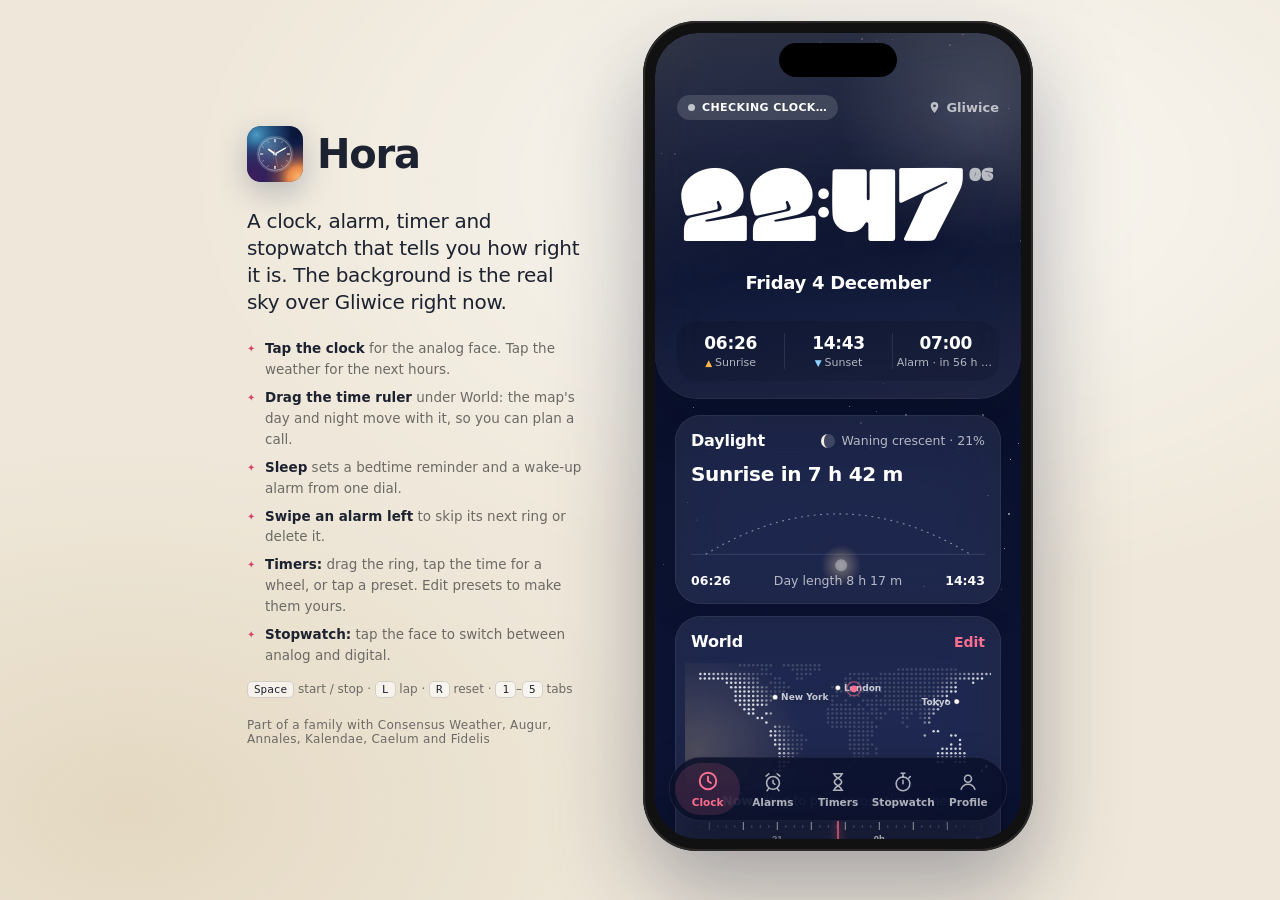
<file: index.html>
<!DOCTYPE html>
<html lang="en">
<head>
<meta charset="utf-8">
<meta name="viewport" content="width=device-width, initial-scale=1, viewport-fit=cover, user-scalable=no">
<title>Hora</title>
<meta name="description" content="A clock, alarm, timer and stopwatch that tells you how right it is.">
<meta name="theme-color" content="#0b1433">
<meta name="apple-mobile-web-app-capable" content="yes">
<meta name="mobile-web-app-capable" content="yes">
<meta name="apple-mobile-web-app-status-bar-style" content="black-translucent">
<meta name="apple-mobile-web-app-title" content="Hora">
<link rel="manifest" href="manifest.webmanifest">
<link rel="icon" href="icons/icon.svg" type="image/svg+xml">
<link rel="apple-touch-icon" href="icons/apple-touch-icon.png">
<link rel="stylesheet" href="style.css">
</head>
<body>
<aside class="side">
  <div class="brand"><img src="icons/icon.svg" alt=""><h1>Hora</h1></div>
  <p class="lede" data-t="A clock, alarm, timer and stopwatch that tells you how right it is. The background is the real sky over Gliwice right now.">A clock, alarm, timer and stopwatch that tells you how right it is. The background is the real sky over Gliwice right now.</p>
  <ul class="how">
    <li data-t-html="<b>Tap the clock</b> for the analog face. Tap the weather for the next hours."><b>Tap the clock</b> for the analog face. Tap the weather for the next hours.</li>
    <li data-t-html="<b>Drag the time ruler</b> under World: the map's day and night move with it, so you can plan a call."><b>Drag the time ruler</b> under World: the map's day and night move with it, so you can plan a call.</li>
    <li data-t-html="<b>Sleep</b> sets a bedtime reminder and a wake-up alarm from one dial."><b>Sleep</b> sets a bedtime reminder and a wake-up alarm from one dial.</li>
    <li data-t-html="<b>Swipe an alarm left</b> to skip its next ring or delete it."><b>Swipe an alarm left</b> to skip its next ring or delete it.</li>
    <li data-t-html="<b>Timers:</b> drag the ring, tap the time for a wheel, or tap a preset. Edit presets to make them yours."><b>Timers:</b> drag the ring, tap the time for a wheel, or tap a preset. Edit presets to make them yours.</li>
    <li data-t-html="<b>Stopwatch:</b> tap the face to switch between analog and digital."><b>Stopwatch:</b> tap the face to switch between analog and digital.</li>
  </ul>
  <p class="keys" data-t-html="<kbd>Space</kbd> start / stop · <kbd>L</kbd> lap · <kbd>R</kbd> reset · <kbd>1</kbd>–<kbd>5</kbd> tabs"><kbd>Space</kbd> start / stop · <kbd>L</kbd> lap · <kbd>R</kbd> reset · <kbd>1</kbd>–<kbd>5</kbd> tabs</p>
  <p class="fam" data-t="Part of a family with Consensus Weather, Augur, Annales, Kalendae, Caelum and Fidelis">Part of a family with Consensus Weather, Augur, Annales, Kalendae, Caelum and Fidelis</p>
</aside>

<div class="phone">
<div class="screen" id="screen">
  <div class="island" id="island">
    <div class="isl-c"><svg class="iring" viewBox="0 0 24 24"><circle class="bg" cx="12" cy="12" r="9"/><circle class="fgc" id="iArc" cx="12" cy="12" r="9" transform="rotate(-90 12 12)"/></svg><span class="itl" id="iL"></span><span class="itm" id="iT"></span></div>
    <div class="isl-x">
      <div class="xtop"><svg class="iring" viewBox="0 0 24 24"><circle class="bg" cx="12" cy="12" r="9"/><circle class="fgc" id="xArc" cx="12" cy="12" r="9" transform="rotate(-90 12 12)"/></svg>
        <div class="xmeta"><b id="xL">—</b><span id="xS">—</span></div><div class="xbig" id="xT">0:00</div></div>
      <div class="xbar"><i id="xP"></i></div>
      <div class="xbtns" id="xB"></div>
    </div>
  </div>
  <div class="stars" id="stars"></div>
  <div class="glow" id="glow"></div>
  <div class="veil"></div>

  <!-- Clock -->
  <section class="view show" id="vClock">
    <div class="hero" id="hero">
      <div class="htop"><span class="badge idle" id="sync"><i></i><span id="syncTxt" data-t="Checking clock…">Checking clock…</span></span><span class="hcity"><svg viewBox="0 0 24 24"><path d="M12 2a7 7 0 0 0-7 7c0 5.2 7 13 7 13s7-7.8 7-13a7 7 0 0 0-7-7zm0 9.5A2.5 2.5 0 1 1 12 6.5a2.5 2.5 0 0 1 0 5z"/></svg>Gliwice</span></div>
      <div class="face" id="face">
        <div class="digi" id="digi"></div>
        <svg id="analog" viewBox="0 0 240 240" aria-label="Analog clock" data-t-aria="Analog clock"></svg>
      </div>
      <div class="hdate" id="dateLine">—</div>
      <div class="wxrow"><button class="wx" id="wx" hidden></button></div>
      <div class="hgrid" id="hGrid"></div>
    </div>
    <div class="card" id="sunCard">
      <div class="card-h"><h3 data-t="Daylight">Daylight</h3><span class="cmeta" id="moonTxt"></span></div>
      <div class="sunbig" id="sunBig">—</div>
      <svg class="sunsvg" viewBox="0 0 320 86" id="sunSvg"></svg>
      <div class="sunrow"><span><b id="rise">—</b></span><span id="goldTxt"></span><span><b id="set">—</b></span></div>
    </div>
    <div class="card">
      <div class="card-h"><h3 data-t="World">World</h3><a id="editCities" data-t="Edit">Edit</a></div>
      <div class="map"><canvas id="mapC"></canvas></div>
      <div class="time">
        <div class="label"><b id="tLabel" data-t="Now">Now</b><span id="tDelta"></span><button class="chip" id="tNow" data-t="Back to now">Back to now</button></div>
        <div class="ruler" id="ruler"><canvas id="rulerC"></canvas></div>
      </div>
      <div id="world"></div>
    </div>
  </section>

  <!-- Alarms -->
  <section class="view" id="vAlarm">
    <div class="head">
      <div class="ttl" data-t="Alarms">Alarms</div>
      <div class="hbtns"><button class="ibtn acc" id="addAlarm" title="New alarm" data-t-title="New alarm"><svg viewBox="0 0 24 24"><path d="M12 5v14M5 12h14"/></svg></button></div>
    </div>
    <div class="anext" id="aNext"></div>
    <div class="card" id="sleepCard"></div>
    <div id="alarmList"></div>
    <div class="honest" id="webNote" data-native="<b>Alarms ring even when Hora is closed</b> or the phone is locked. If one is ever late, check Profile → Alarms on this phone." data-t-html="<b>Honest note:</b> as a web app, Hora can only ring while it's open on screen. Turn on <b>Keep screen awake</b> in Profile and leave it on the nightstand, or keep your phone's own alarm as a backup."><b>Honest note:</b> as a web app, Hora can only ring while it's open on screen. Turn on <b>Keep screen awake</b> in Profile and leave it on the nightstand, or keep your phone's own alarm as a backup.</div>
  </section>

  <!-- Timer -->
  <section class="view" id="vTimer">
    <div class="head">
      <div><div class="ttl" data-t="Timers">Timers</div><div class="sub" id="timerSub"></div></div>
      <div class="hbtns"><button class="ibtn acc" id="newTimer" title="New timer" data-t-title="New timer" style="display:none"><svg viewBox="0 0 24 24"><path d="M12 5v14M5 12h14"/></svg></button></div>
    </div>
    <div class="dialwrap" id="dialWrap">
      <svg viewBox="0 0 300 300" id="dial"><g id="dTicks"></g><circle class="track" cx="150" cy="150" r="124"/><circle class="arc" id="dArc" cx="150" cy="150" r="124" transform="rotate(-90 150 150)"/><circle class="knob" id="dKnob" r="13" cx="150" cy="26"/></svg>
      <div class="dcenter"><div class="big" id="dBig">05:00</div><div class="lbl" id="dLbl">—</div><div class="edit" id="dEdit" data-t="Set exact time">Set exact time</div></div>
    </div>
    <div class="cbar" id="tCtrls"></div>
    <div class="setrow" id="tName"><svg viewBox="0 0 24 24"><path d="M4 20h4L19 9l-4-4L4 16z"/></svg><span data-t="Name">Name</span><b id="tNameV" data-t="Timer">Timer</b><i>›</i></div>
    <div class="setrow" id="tSnd"><svg viewBox="0 0 24 24"><path d="M9 18V5l11-2v13"/><circle cx="6" cy="18" r="3"/><circle cx="17" cy="16" r="3"/></svg><span data-t="When it ends">When it ends</span><b id="tSndN">Ding</b><i>›</i></div>
    <div class="card" id="tListCard" style="display:none"><div class="card-h"><h3 data-t="Running">Running</h3><a id="tAll" data-t="Pause all">Pause all</a></div><div id="tList"></div></div>
    <div class="card"><div class="card-h"><h3 data-t="Presets">Presets</h3><a id="editPresets" data-t="Edit">Edit</a></div><div class="pgrid" id="presets"></div></div>
  </section>

  <!-- Stopwatch -->
  <section class="view" id="vWatch">
    <div class="head"><div><div class="ttl" data-t="Stopwatch">Stopwatch</div><div class="sub" id="watchSub"></div></div></div>
    <div class="swface" id="swFace"><svg viewBox="0 0 300 300" id="swSvg"></svg></div>
    <div class="swdig" id="swDig"><div class="swbig" id="swBig">0:00<small>.00</small></div><div class="swlap" id="swLapD"></div></div>
    <div class="cbar"><button class="cbtn" id="swL">Lap</button><span class="pill dim" id="swPace" style="visibility:hidden">—</span><button class="cbtn acc" id="swS">Start</button></div>
    <div class="card" id="lapCard" style="display:none"><div class="card-h"><h3 data-t="Laps">Laps</h3><a id="copyLaps" data-t="Copy">Copy</a></div><div id="laps"></div></div>
  </section>

  <!-- Profile -->
  <section class="view" id="vProfile">
    <div class="head"><div><div class="ttl" data-t="Profile">Profile</div><div class="sub" data-t="Look, language, clock settings and how accurate Hora is">Look, language, clock settings and how accurate Hora is</div></div></div>
    <div class="card"><div class="card-h"><h3 data-t="Look">Look</h3></div>
      <div class="lab2" data-t="Background">Background</div><div class="swatches" id="skins"></div>
      <div class="lab2" data-t="Accent colour">Accent colour</div><div class="swatches" id="accents"></div>
    </div>
    <div class="card"><div class="card-h"><h3 data-t="Language">Language</h3></div>
      <select class="langSel" id="langSel" aria-label="Language" data-t-aria="Language"></select>
      <div class="langNote" data-t="Hora reloads in the new language">Hora reloads in the new language</div>
    </div>
    <div class="card"><div class="card-h"><h3 data-t="Clock digits">Clock digits</h3></div><div class="fontpick" id="fontPick"></div></div>
    <div class="card"><div class="card-h"><h3 data-t="Settings">Settings</h3></div><div id="toggles"></div></div>
    <div class="card" id="defCard"><div class="card-h"><h3 id="defTitle" data-t="Make Hora your clock">Make Hora your clock</h3></div><div id="defBody"></div></div>
    <div class="card"><div class="card-h"><h3 data-t="How accurate is this?">How accurate is this?</h3></div>
      <div class="honest" style="margin:0" id="accText">—</div>
      <button class="btn ghost sm" id="resync" style="margin-top:10px" data-t="Check again">Check again</button>
    </div>
  </section>

  <nav class="tabs" id="tabs">
    <div class="tab on" data-v="vClock"><svg viewBox="0 0 24 24"><circle cx="12" cy="12" r="8.5"/><path d="M12 7.5V12l3 2"/></svg><span data-t="Clock">Clock</span></div>
    <div class="tab" data-v="vAlarm"><svg viewBox="0 0 24 24"><circle cx="12" cy="13" r="7"/><path d="M12 10v3l2 1.5M4.5 5.5l3-2.5M19.5 5.5l-3-2.5M7 19.5l-1.5 2M17 19.5l1.5 2"/></svg><span data-t="Alarms">Alarms</span></div>
    <div class="tab" data-v="vTimer"><i class="live"></i><svg viewBox="0 0 24 24"><path d="M7 3h10M7 21h10M8 3c0 5 8 5 8 9s-8 4-8 9M16 3c0 5-8 5-8 9s8 4 8 9"/></svg><span data-t="Timers">Timers</span></div>
    <div class="tab" data-v="vWatch"><i class="live"></i><svg viewBox="0 0 24 24"><circle cx="12" cy="14" r="7.5"/><path d="M12 14V10M10 2.5h4M12 2.5v4M18.5 7.5l1.5-1.5"/></svg><span data-t="Stopwatch">Stopwatch</span></div>
    <div class="tab" data-v="vProfile"><svg viewBox="0 0 24 24"><circle cx="12" cy="8.5" r="3.8"/><path d="M4.5 20c1.2-3.6 4-5.5 7.5-5.5s6.3 1.9 7.5 5.5"/></svg><span data-t="Profile">Profile</span></div>
  </nav>

  <div class="scrim" id="scrim"></div>
  <div class="sheet" id="sheet"><div class="grab"></div><div id="sheetBody"></div></div>

  <div class="ring" id="ring">
    <div class="rvis" id="rVis"></div><div class="rshade"></div>
    <div class="rtop"><div class="rk" id="rK" data-t="Alarm">Alarm</div><div class="rt" id="rT">07:00</div><div class="rl" id="rL"></div><div class="rs" id="rS"></div><div class="rw" id="rW"></div></div>
    <div class="rb" id="rB"></div>
  </div>
  <div class="toast" id="toast"></div>
</div>
</div>
<script src="i18n.js"></script>
<script src="scenes.js"></script>
<script src="app.js"></script>
<script>if("serviceWorker" in navigator && location.protocol==="https:") addEventListener("load",()=>navigator.serviceWorker.register("sw.js").catch(()=>{}));</script>
</body>
</html>
</file>
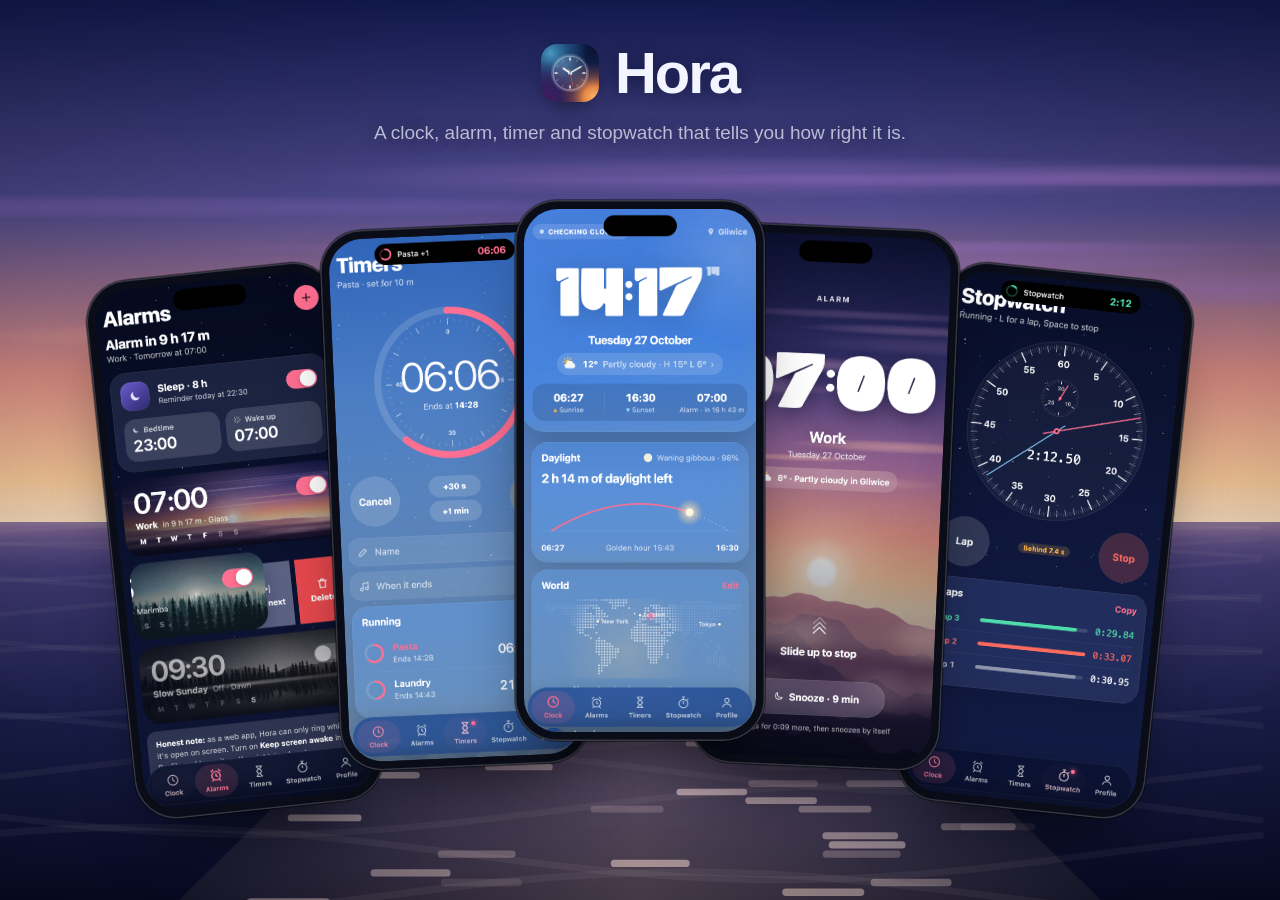
<file: tools/banner.html>
<!doctype html>
<html lang="en">
<head>
<meta charset="utf-8">
<title>Hora banner</title>
<!-- The README banner: five real screens in phone frames. tools/screenshots.sh turns this page into screenshots/banner.png.
     The background is the Tide wake-up scene from scenes.js; the CSS gradient is its fallback. -->
<style>
  :root{--top:#121a4e;--mid:#4f4a8c;--bot:#1d2252;--b1:rgba(222,143,134,.5);--b2:rgba(18,26,78,.6);--b3:rgba(255,207,158,.45);--b4:rgba(70,63,124,.55);--ink:#f2f5ff;--muted:rgba(242,245,255,.7)}
  *{box-sizing:border-box;margin:0}
  html,body{width:1280px;height:720px;overflow:hidden}
  body{font:16px/1.4 -apple-system,BlinkMacSystemFont,"SF Pro Text","Helvetica Neue",sans-serif;color:var(--ink);-webkit-font-smoothing:antialiased;
    background:radial-gradient(50% 60% at 10% 4%,var(--b1),transparent 70%),radial-gradient(45% 55% at 92% 8%,var(--b2),transparent 70%),
      radial-gradient(55% 60% at 4% 100%,var(--b4),transparent 70%),radial-gradient(60% 60% at 96% 104%,var(--b3),transparent 70%),
      linear-gradient(180deg,var(--top),var(--mid) 60%,var(--bot))}
  header{position:absolute;left:0;right:0;top:44px;text-align:center}
  header .row{display:inline-flex;align-items:center;gap:16px}
  header .ico{width:58px;height:58px;border-radius:16px;display:block;box-shadow:0 10px 24px -10px rgba(0,0,0,.6)}
  h1{font-family:"SF Pro Display",-apple-system,BlinkMacSystemFont,"Helvetica Neue",sans-serif;font-weight:700;font-size:58px;letter-spacing:-2px;line-height:1}
  header p{margin-top:12px;font-size:19px;font-weight:500;color:var(--muted)}
  .phones{position:absolute;left:0;right:0;top:200px;height:640px}
  .phone{position:absolute;top:0;width:250px;aspect-ratio:390/844;border-radius:42px;padding:9px;background:#0a0d18;
    box-shadow:0 0 0 1.5px rgba(255,255,255,.18) inset,0 40px 70px -30px rgba(0,0,0,.75),0 0 0 1px rgba(0,0,0,.4)}
  .phone img{display:block;width:100%;height:100%;border-radius:34px;object-fit:cover;object-position:top}
  /* no painted notch: each screenshot already has the phone's cutout, drawn by the app */
  #sea{position:absolute;inset:0;width:100%;height:100%;display:block}
  header{text-shadow:0 2px 18px rgba(5,8,30,.45)}
  .p1{left:110px;transform:translateY(70px) rotate(-6deg)}
  .p2{left:330px;transform:translateY(26px) rotate(-2.5deg)}
  .p3{left:515px;z-index:3;width:250px}
  .p4{left:700px;transform:translateY(26px) rotate(2.5deg)}
  .p5{left:920px;transform:translateY(70px) rotate(6deg)}
  .p2,.p4{z-index:2}
</style>
</head>
<body>
<canvas id="sea"></canvas>
<header>
  <div class="row"><img class="ico" src="../icons/icon-1024.png" onerror="this.src='../icons/icon.svg'" alt=""><h1>Hora</h1></div>
  <p>A clock, alarm, timer and stopwatch that tells you how right it is.</p>
</header>
<div class="phones">
  <div class="phone p1"><img src="../screenshots/alarms.png" alt=""></div>
  <div class="phone p2"><img src="../screenshots/timer.png" alt=""></div>
  <div class="phone p3"><img src="../screenshots/clock.png" alt=""></div>
  <div class="phone p4"><img src="../screenshots/ringing.png" alt=""></div>
  <div class="phone p5"><img src="../screenshots/stopwatch.png" alt=""></div>
</div>
<script src="../scenes.js"></script>
<script>
  // the background is Hora's own Tide wake-up scene: a dusky sunset over the sea
  try { window.HoraScenes.mount(document.getElementById("sea"), "ocean", { fps: 30, dpr: 2 }); } catch (e) {}
</script>
</body>
</html>
</file>
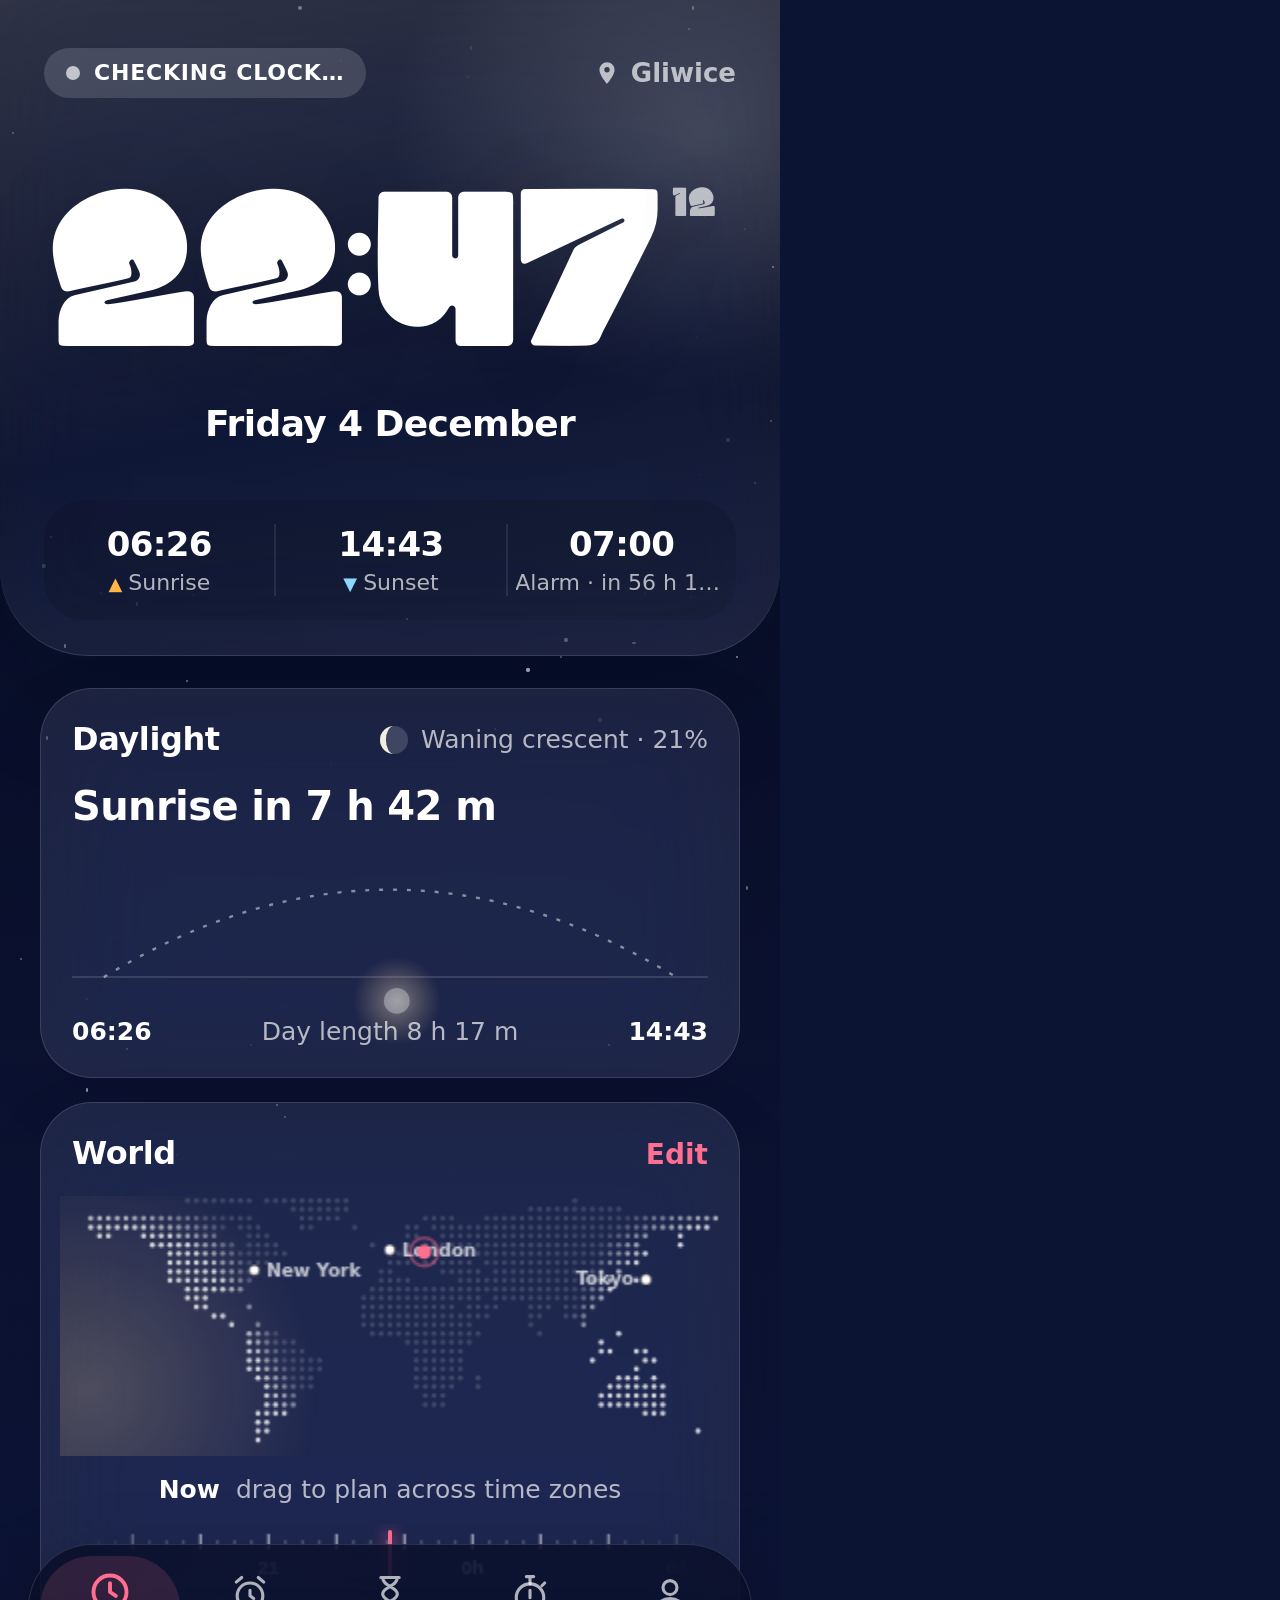
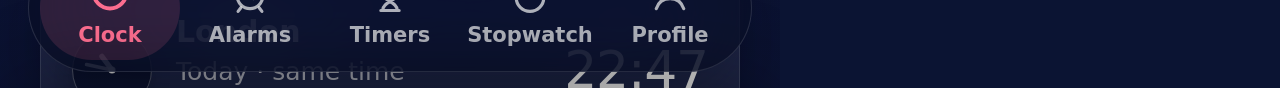
<file: tools/phone.html>
<!doctype html>
<html lang="en">
<head>
<meta charset="utf-8">
<title>Hora phone screen</title>
<!-- Used by tools/screenshots.sh. Chrome won't make a window narrower than about 500 px, so the app is shown
     here in an exact 390 × 844 phone-sized frame, drawn twice as big to fill a 780 × 1688 window.
     Everything after "?" is passed to the app, e.g. phone.html?demo=clock&skin=dusk -->
<style>
  html,body{margin:0;width:780px;height:1688px;overflow:hidden;background:#0b1433}
  iframe{display:block;width:390px;height:844px;border:0;transform:scale(2);transform-origin:0 0}
</style>
</head>
<body>
<iframe id="f" title="Hora" allow="autoplay"></iframe>
<script>document.getElementById('f').src = '../index.html' + location.search;</script>
</body>
</html>
</file>
<file: style.css>
/* Hora 1.1 — refined live sky, one signature accent, clear type */
@font-face{font-family:"Crust Cream";font-weight:100 900;font-display:swap;src:local("Crust Cream"),local("CrustCream"),local("Crust Cream Regular"),local("CrustCream-Regular"),url("fonts/CrustCream.otf") format("opentype"),url("fonts/CrustCream.ttf") format("truetype")}
:root{
--page:#efe8da; --ink:#1d2230; --muted:#6c6a66;
--display:ui-rounded,"SF Pro Rounded","SF Pro Display",-apple-system,BlinkMacSystemFont,system-ui,"Segoe UI",Roboto,sans-serif;
--sans:-apple-system,BlinkMacSystemFont,"SF Pro Text","Helvetica Neue",system-ui,Roboto,sans-serif;
--mono:"SF Mono",ui-monospace,Menlo,monospace;
--clock:"Crust Cream",var(--display);
--ease:cubic-bezier(.2,.9,.25,1);
}
*{box-sizing:border-box;margin:0;padding:0;-webkit-tap-highlight-color:transparent}
html,body{height:100%}
body{background:var(--page);color:var(--ink);font-family:var(--sans);display:flex;align-items:center;justify-content:center;gap:56px;padding:32px 32px 60px;overflow:hidden}
body::before{content:"";position:fixed;inset:0;background:radial-gradient(1200px 700px at 70% 20%,rgba(255,255,255,.7),transparent 60%),radial-gradient(900px 600px at 10% 90%,rgba(196,170,120,.25),transparent 60%);pointer-events:none}
button,input{font-family:inherit}
button{cursor:pointer}
svg.i{width:20px;height:20px;stroke:currentColor;fill:none;stroke-width:1.8;stroke-linecap:round;stroke-linejoin:round}

/* desktop side panel */
.side{position:relative;max-width:340px}
.brand{display:flex;align-items:center;gap:14px;margin-bottom:26px}
.brand img{width:56px;height:56px;border-radius:14px;box-shadow:0 10px 30px rgba(20,30,70,.25)}
.brand h1{font-family:var(--display);font-weight:800;font-size:40px;letter-spacing:-1.2px}
.side p.lede{font-family:var(--display);font-size:20px;font-weight:500;letter-spacing:-.3px;line-height:1.35;margin-bottom:22px}
.side .how{font-size:13.5px;line-height:1.55;color:var(--muted)}
.side .how b{color:var(--ink);font-weight:600}
.side .how li{list-style:none;padding-left:18px;position:relative;margin-bottom:7px}
.side .how li::before{content:"✦";position:absolute;left:0;font-size:10px;top:3px;color:#d9466c}
.side .keys{margin-top:16px;font-size:12px;color:var(--muted)}
.side .keys kbd{font-family:var(--mono);font-size:11px;padding:1px 6px;border-radius:5px;border:1px solid rgba(0,0,0,.15);background:rgba(255,255,255,.6);color:var(--ink)}
.side .fam{margin-top:22px;font-size:12px;color:var(--muted);letter-spacing:.3px}

/* phone + screen */
.phone{position:relative;width:390px;height:844px;max-height:calc(100vh - 70px);aspect-ratio:390/844;border-radius:54px;padding:12px;background:#111;box-shadow:0 40px 90px rgba(25,30,60,.35),0 0 0 2px #2a2a2a inset}
.screen{position:relative;width:100%;height:100%;border-radius:43px;overflow:hidden;isolation:isolate;
background:linear-gradient(var(--sky-top),var(--sky-bot));color:var(--fg);font-family:var(--sans);
--fg:#fff;--fg2:rgba(255,255,255,.68);--fg3:rgba(255,255,255,.42);
--card:rgba(255,255,255,.085);--card2:rgba(255,255,255,.14);--line:rgba(255,255,255,.09);--stroke:rgba(255,255,255,.13);
--acc:#ff6f91;--acc-ink:#24070f;--good:#4fdcab;--warn:#ffb547;--bad:#ff6b5e;--sheet:#141a3c}
.screen.light{--fg:#1b1f2c;--fg2:rgba(27,31,44,.62);--fg3:rgba(27,31,44,.4);--card:rgba(255,255,255,.6);--card2:rgba(40,30,10,.07);--line:rgba(40,30,10,.08);--stroke:rgba(40,30,10,.1);--good:#14946a;--warn:#b57600;--bad:#d94436;--sheet:#f6f1e8}
.screen.red{--fg:#ff8a78;--fg2:rgba(255,138,120,.6);--fg3:rgba(255,138,120,.35);--card:rgba(255,80,60,.07);--card2:rgba(255,80,60,.13);--line:rgba(255,90,70,.12);--stroke:rgba(255,90,70,.2);--good:#ff8a78;--warn:#ff6a50;--bad:#ff5a46;--sheet:#160404}
.veil{position:absolute;inset:0;pointer-events:none;z-index:1;background:linear-gradient(rgba(4,8,30,0) 30%,rgba(4,8,30,.32))}
.light .veil,.red .veil{display:none}
.stars{position:absolute;inset:0 0 30% 0;pointer-events:none;transition:opacity 1.2s}
.stars i{position:absolute;border-radius:50%;background:#fff;animation:tw 4s ease-in-out infinite}
@keyframes tw{50%{opacity:.35}}
.glow{position:absolute;left:-20%;right:-20%;bottom:-30%;height:60%;pointer-events:none;background:radial-gradient(closest-side,rgba(255,200,150,.3),transparent);opacity:0;transition:opacity 1.2s}
@media (max-width:560px){
body{padding:0;gap:0} .side{display:none}
html,body{overscroll-behavior:none;background:#0b1433}
.phone{width:100vw;height:100vh;height:100dvh;max-height:none;border-radius:0;padding:0;box-shadow:none;aspect-ratio:auto}
.screen{border-radius:0}
.view{padding-top:calc(env(safe-area-inset-top) + 20px)!important}
.hero{margin-top:calc(-1 * (env(safe-area-inset-top) + 20px))!important;padding-top:calc(env(safe-area-inset-top) + 24px)!important}
.tabs{bottom:calc(env(safe-area-inset-bottom) + 8px)!important}
.toast{top:calc(env(safe-area-inset-top) + 60px)}
.island{top:calc(env(safe-area-inset-top) + 8px)}
.island:not(.act):not(.open){opacity:0;pointer-events:none;width:80px}
}

/* views & headings */
.view{position:absolute;inset:0;z-index:5;padding:58px 20px 112px;overflow-y:auto;display:none;scrollbar-width:none}
.view::-webkit-scrollbar{display:none}
.view.show{display:block;animation:fade .32s var(--ease)}
@keyframes fade{from{opacity:0;transform:translateY(8px)}to{opacity:1;transform:none}}
.head{display:flex;justify-content:space-between;align-items:flex-end;gap:10px;margin:4px 0 16px}
.ttl{font-family:var(--display);font-weight:800;font-size:34px;line-height:1.05;letter-spacing:-.9px}
.sub{font-size:14px;color:var(--fg2);margin-top:5px}
.hbtns{display:flex;gap:8px}
.ibtn{width:40px;height:40px;border-radius:50%;display:grid;place-items:center;background:var(--card2);color:var(--fg);border:0;flex:none;transition:transform .15s;backdrop-filter:blur(14px);-webkit-backdrop-filter:blur(14px)}
.ibtn:active{transform:scale(.9)}
.ibtn.acc{background:var(--acc);color:var(--acc-ink)}
.ibtn svg{width:20px;height:20px;stroke:currentColor;fill:none;stroke-width:2;stroke-linecap:round;stroke-linejoin:round}

/* surfaces */
.card{position:relative;background:var(--card);border-radius:26px;padding:16px;margin-bottom:12px;backdrop-filter:blur(24px) saturate(1.4);-webkit-backdrop-filter:blur(24px) saturate(1.4);box-shadow:inset 0 0 0 .5px var(--stroke),0 12px 32px rgba(4,8,30,.12)}
.light .card{box-shadow:inset 0 0 0 .5px var(--stroke),0 10px 28px rgba(60,40,10,.06)}
.card-h{display:flex;justify-content:space-between;align-items:center;gap:8px;margin-bottom:12px}
.card-h h3{font-family:var(--display);font-weight:700;font-size:16px;letter-spacing:-.2px}
.card-h a,.lnk{color:var(--acc);font-weight:650;font-size:14px;cursor:pointer;background:none;border:0}
.cmeta{font-size:12.5px;color:var(--fg2);display:inline-flex;align-items:center;gap:6px}
.row{display:flex;align-items:center;gap:12px;padding:11px 0;border-top:.5px solid var(--line)}
.row:first-child{border-top:0}
.row .tx{flex:1;min-width:0}
.row .tx b{display:block;font-size:15px;font-weight:600;white-space:nowrap;overflow:hidden;text-overflow:ellipsis}
.row .tx span{font-size:12.5px;color:var(--fg2)}
.row .rt{font-family:var(--display);font-size:26px;font-weight:500;letter-spacing:-.6px;text-align:right;font-variant-numeric:tabular-nums lining-nums;white-space:nowrap}
.row .rt small{font-family:var(--sans);font-size:11px;color:var(--fg2);margin-left:3px;letter-spacing:0}
.pill{display:inline-block;font-size:11px;padding:2px 8px;border-radius:10px;background:color-mix(in srgb,var(--good) 18%,transparent);color:var(--good);font-weight:650;white-space:nowrap}
.pill.amber{background:color-mix(in srgb,var(--warn) 18%,transparent);color:var(--warn)}
.pill.dim{background:var(--card2);color:var(--fg2)}
.pill.acc{background:color-mix(in srgb,var(--acc) 20%,transparent);color:var(--acc)}
.honest{font-size:12.5px;color:var(--fg2);line-height:1.5;padding:12px 14px;border-radius:16px;background:var(--card2);margin-bottom:12px}
.honest b{color:var(--fg);font-weight:650}
.empty{text-align:center;color:var(--fg2);font-size:13.5px;padding:18px 0}

/* buttons & controls */
.btn{display:inline-flex;align-items:center;justify-content:center;gap:6px;height:46px;padding:0 18px;border-radius:23px;background:var(--acc);color:var(--acc-ink);font-family:var(--display);font-weight:700;font-size:15px;border:0;transition:transform .12s}
.btn:active{transform:scale(.96)}
.btn.ghost{background:var(--card2);color:var(--fg)}
.btn.wide{flex:1}
.btn.sm{height:34px;padding:0 13px;font-size:13px;border-radius:17px}
.btn.danger{background:color-mix(in srgb,var(--bad) 18%,transparent);color:var(--bad)}
.cbtn{width:80px;height:80px;border-radius:50%;display:grid;place-items:center;border:0;font-family:var(--display);font-weight:650;font-size:16px;color:var(--fg);background:var(--card2);transition:transform .12s,opacity .2s;box-shadow:inset 0 0 0 .5px var(--stroke);backdrop-filter:blur(14px);-webkit-backdrop-filter:blur(14px)}
.cbtn:active{transform:scale(.93)}
.cbtn.acc{background:var(--acc);color:var(--acc-ink);box-shadow:0 10px 26px color-mix(in srgb,var(--acc) 35%,transparent)}
.cbtn.stop{background:color-mix(in srgb,var(--bad) 22%,transparent);color:var(--bad)}
.cbtn.paused{background:color-mix(in srgb,var(--warn) 22%,transparent);color:var(--warn)}
.cbtn[disabled]{opacity:.4}
.cbar{display:flex;justify-content:space-between;align-items:center;margin:4px 6px 18px}
.addt{display:flex;flex-direction:column;gap:6px;align-items:stretch}
.addt .btn{min-width:84px;justify-content:center}
.ch{flex:none;display:inline-flex;align-items:center;gap:4px;height:36px;padding:0 14px;border-radius:18px;background:var(--card2);color:var(--fg);font-size:13.5px;font-weight:600;cursor:pointer;white-space:nowrap;border:0;transition:background .2s,color .2s}
.ch span{color:var(--fg2);font-weight:500}
.ch.on{background:var(--acc);color:var(--acc-ink)}
.ch.on span{color:inherit;opacity:.75}
.chips{display:flex;gap:8px;overflow-x:auto;scrollbar-width:none;margin:0 -20px;padding:0 20px}
.chips::-webkit-scrollbar{display:none}
.chips.wrap{flex-wrap:wrap;overflow:visible;margin:0;padding:0}
.sw-t{width:50px;height:30px;border-radius:15px;background:var(--card2);position:relative;cursor:pointer;flex:none;transition:background .25s;box-shadow:inset 0 0 0 .5px var(--stroke)}
.sw-t::after{content:"";position:absolute;top:2px;left:2px;width:26px;height:26px;border-radius:50%;background:#fff;transition:transform .25s var(--ease);box-shadow:0 2px 6px rgba(0,0,0,.25)}
.sw-t.on{background:var(--acc)}
.sw-t.on::after{transform:translateX(20px)}
.red .sw-t::after{background:#2a0a08}
.seg{display:flex;padding:3px;border-radius:14px;background:var(--card2);gap:3px}
.seg div{flex:1;text-align:center;padding:8px 6px;border-radius:11px;font-size:13.5px;font-weight:650;cursor:pointer;color:var(--fg2);transition:all .2s}
.seg div.on{background:var(--fg);color:var(--sheet)}
.field{width:100%;height:48px;padding:0 14px;border-radius:14px;border:0;background:var(--card2);color:var(--fg);font-size:15.5px;outline:none}
.field::placeholder{color:var(--fg3)}
.field:focus{box-shadow:inset 0 0 0 1.5px var(--acc)}
.days{display:flex;gap:6px}
.days .d{flex:1;height:40px;border-radius:20px;display:grid;place-items:center;font-size:13.5px;font-weight:700;cursor:pointer;background:var(--card2);color:var(--fg2);transition:all .2s}
.days .d.on{background:var(--acc);color:var(--acc-ink)}
.quick{display:flex;gap:16px;margin-top:10px;font-size:13px}
.quick a{color:var(--acc);cursor:pointer;font-weight:650}

/* floating tab bar */
.tabs{position:absolute;left:14px;right:14px;bottom:18px;height:64px;border-radius:32px;display:flex;align-items:center;padding:0 6px;z-index:20;
background:color-mix(in srgb,var(--sky-top) 50%,rgba(14,18,44,.55));backdrop-filter:blur(30px) saturate(1.6);-webkit-backdrop-filter:blur(30px) saturate(1.6);box-shadow:inset 0 0 0 .5px var(--stroke),0 16px 40px rgba(0,0,0,.28)}
.light .tabs{background:rgba(255,255,255,.78);box-shadow:inset 0 0 0 .5px var(--stroke),0 14px 34px rgba(60,40,10,.12)}
.red .tabs{background:rgba(20,3,3,.85)}
.tab{flex:1;height:52px;border-radius:26px;display:flex;flex-direction:column;align-items:center;justify-content:center;gap:3px;font-family:var(--display);font-weight:650;font-size:10.5px;color:var(--fg2);cursor:pointer;position:relative;transition:color .25s,background .25s}
.tab svg{width:22px;height:22px;stroke:currentColor;fill:none;stroke-width:1.7;stroke-linecap:round;stroke-linejoin:round;transition:transform .3s var(--ease)}
.tab.on{color:var(--acc);background:color-mix(in srgb,var(--acc) 15%,transparent)}
.tab.on svg{transform:translateY(-1px) scale(1.06);stroke-width:2}
.tab .live{position:absolute;top:7px;right:calc(50% - 17px);width:7px;height:7px;border-radius:50%;background:var(--acc);box-shadow:0 0 8px var(--acc);display:none}
.tab.run .live{display:block}

/* clock hero: edge to edge from the top, deep rounded bottom */
.hero{position:relative;margin:-58px -20px 16px;padding:62px 22px 18px;border-radius:0 0 44px 44px;overflow:hidden;
background:linear-gradient(170deg,rgba(255,255,255,.17),rgba(255,255,255,.04) 60%,rgba(255,255,255,.09));
backdrop-filter:blur(24px) saturate(1.3);-webkit-backdrop-filter:blur(24px) saturate(1.3);box-shadow:inset 0 -.5px 0 var(--stroke),0 24px 50px rgba(4,8,30,.2)}
.light .hero{background:linear-gradient(170deg,rgba(255,255,255,.85),rgba(255,255,255,.45));box-shadow:0 20px 44px rgba(60,40,10,.1)}
.red .hero{background:rgba(255,60,40,.05)}
.hero::before{content:"";position:absolute;right:-30%;top:-20%;width:80%;height:80%;border-radius:50%;background:radial-gradient(closest-side,rgba(255,255,255,.16),transparent);pointer-events:none}
.htop{display:flex;justify-content:space-between;align-items:center;gap:8px;position:relative}
.badge{display:inline-flex;align-items:center;gap:7px;font-size:11px;font-weight:700;letter-spacing:.4px;text-transform:uppercase;padding:6px 11px;border-radius:20px;background:var(--card2);cursor:pointer;white-space:nowrap;color:var(--fg)}
.badge i{width:7px;height:7px;border-radius:50%;background:var(--good);box-shadow:0 0 8px var(--good)}
.badge.warn i{background:var(--warn);box-shadow:0 0 8px var(--warn)}
.badge.idle i{background:var(--fg2);box-shadow:none}
.badge span::before{content:"Live · ";opacity:.7}
.badge.idle span::before{content:""}
.hcity{font-size:13px;font-weight:700;color:var(--fg2);text-align:right;display:inline-flex;align-items:center;gap:5px}
.hcity svg{width:13px;height:13px;fill:currentColor}
.face{position:relative;margin:14px 0 2px;min-height:136px;text-align:center;cursor:pointer;user-select:none;-webkit-user-select:none;display:flex;flex-direction:column;align-items:center;justify-content:center}
.digi{font-family:var(--display);font-weight:700;font-size:110px;line-height:1;letter-spacing:-.055em;font-variant-numeric:tabular-nums lining-nums;white-space:nowrap;text-shadow:0 6px 40px rgba(0,0,0,.16);transform-origin:center}
.digi .ss{font-family:var(--display);font-weight:600;font-size:22px;letter-spacing:0;color:var(--fg2);margin-left:6px;display:inline-block;width:30px;text-align:left;vertical-align:top;position:relative;top:18px}
.digi .ap{font-family:var(--sans);font-size:15px;letter-spacing:.5px;color:var(--fg2);margin-left:6px}
.digi[data-f="crust"]{font-family:var(--clock);font-weight:400;letter-spacing:-.01em;font-size:120px}
.digi[data-f="crust"] .ss{font-family:var(--clock);font-weight:400}
.light .digi{text-shadow:none}
#analog{width:228px;height:228px;display:none;overflow:visible}
.face.ana #analog{display:block} .face.ana .digi{display:none}
#analog .num{fill:var(--fg);font-family:var(--display);font-weight:650;font-size:19px;text-anchor:middle;dominant-baseline:central}
#analog .cmp{fill:var(--fg2);font-family:var(--display);font-weight:700;font-size:10.5px;letter-spacing:.8px;text-anchor:middle;dominant-baseline:central}
#analog .hand{stroke:var(--fg);stroke-linecap:round}
#analog .sec{stroke:var(--acc);stroke-linecap:round}
.hdate{text-align:center;font-family:var(--display);font-weight:700;font-size:18px;letter-spacing:-.3px;position:relative}
.wxrow{text-align:center;min-height:14px;position:relative}
.wx{display:inline-flex;align-items:center;gap:8px;margin:10px auto 0;padding:6px 14px 6px 9px;border-radius:20px;background:var(--card2);border:0;color:var(--fg);font-size:14px;font-weight:650;font-variant-numeric:tabular-nums}
.wx[hidden]{display:none}
.wx svg{width:24px;height:24px}
.wx span{color:var(--fg2);font-weight:500}
.wx i{font-style:normal;color:var(--fg3);font-size:16px;margin-left:-2px}
.hgrid{position:relative;display:grid;grid-template-columns:repeat(3,minmax(0,1fr));margin-top:14px;padding:12px 0;border-radius:20px;background:rgba(0,0,0,.12)}
.light .hgrid{background:rgba(255,255,255,.6)}
.hm{text-align:center;min-width:0;padding:0 4px}
.hm + .hm{border-left:.5px solid var(--line)}
.hm b{display:block;font-family:var(--display);font-size:17px;font-weight:750;letter-spacing:-.3px;white-space:nowrap;overflow:hidden;text-overflow:ellipsis;font-variant-numeric:tabular-nums}
.hm span{display:block;font-size:11px;color:var(--fg2);margin-top:3px;white-space:nowrap;overflow:hidden;text-overflow:ellipsis}
.hm em{font-style:normal;margin-right:3px;font-size:9px}

/* daylight */
.sunbig{font-family:var(--display);font-weight:700;font-size:20px;letter-spacing:-.3px;margin-bottom:4px}
.sunsvg{width:100%;height:auto;display:block;overflow:visible}
.sunrow{display:flex;justify-content:space-between;font-size:12.5px;color:var(--fg2);margin-top:4px;font-variant-numeric:tabular-nums}
.sunrow b{color:var(--fg);font-weight:650}
.moon{width:16px;height:16px}

/* world map + ruler + cities */
.map{position:relative;margin:0 -6px 6px}
.map canvas{width:100%;display:block;aspect-ratio:2.55}
.time{display:flex;flex-direction:column;align-items:center;gap:6px;margin:4px 0 4px}
.time .label{font-size:12.5px;color:var(--fg2);display:flex;gap:8px;align-items:center;min-height:22px}
.time .label b{color:var(--fg);font-weight:700;font-variant-numeric:tabular-nums}
.chip{font-size:11.5px;height:22px;padding:0 10px;border-radius:11px;background:var(--acc);color:var(--acc-ink);font-weight:700;display:none;border:0}
.ruler{width:100%;height:30px;border-radius:15px;overflow:hidden;position:relative;cursor:ew-resize;touch-action:none;
-webkit-mask-image:linear-gradient(90deg,transparent,#000 18%,#000 82%,transparent);mask-image:linear-gradient(90deg,transparent,#000 18%,#000 82%,transparent)}
.ruler canvas{width:100%;height:100%;display:block}
.ruler::after{content:"";position:absolute;left:50%;top:3px;bottom:3px;width:2px;margin-left:-1px;border-radius:1px;background:var(--acc);box-shadow:0 0 8px var(--acc)}
.mclk{width:40px;height:40px;border-radius:50%;flex:none;position:relative;box-shadow:inset 0 0 0 .5px rgba(255,255,255,.3),0 4px 10px rgba(0,0,0,.15)}
.mclk svg{position:absolute;inset:0;width:100%;height:100%}
.mclk line{stroke-linecap:round}

/* live activity island */
.island{position:absolute;top:10px;left:50%;transform:translateX(-50%);width:118px;height:34px;border-radius:20px;background:#000;z-index:58;overflow:hidden;color:#fff;--ic:var(--acc);
transition:width .5s cubic-bezier(.32,1.35,.42,1),height .5s cubic-bezier(.32,1.25,.42,1),border-radius .5s,box-shadow .4s;font-family:var(--display)}
.island.sw{--ic:#4fdcab} .island.bed{--ic:#b892ff}
.island.act{width:226px;cursor:pointer}
.island.open{width:calc(100% - 20px);height:184px;border-radius:40px;box-shadow:0 20px 50px rgba(0,0,0,.45);cursor:default}
.island.alert{animation:pulse 1.2s ease-in-out infinite}
@keyframes pulse{50%{box-shadow:0 0 0 6px color-mix(in srgb,var(--ic) 40%,transparent),0 20px 50px rgba(0,0,0,.45)}}
.isl-c{position:absolute;left:0;right:0;top:0;height:34px;display:flex;align-items:center;gap:8px;padding:0 14px 0 7px;opacity:0;transition:opacity .2s}
.island.act:not(.open) .isl-c{opacity:1;transition-delay:.15s}
.iring{width:22px;height:22px;flex:none}
.iring circle{fill:none;stroke-width:3}
.iring .bg{stroke:color-mix(in srgb,var(--ic) 28%,transparent)} .iring .fgc{stroke:var(--ic);stroke-linecap:round;transition:stroke-dasharray .25s linear}
.isl-c .itl{flex:1;min-width:0;font-size:12.5px;font-weight:600;white-space:nowrap;overflow:hidden;text-overflow:ellipsis;color:rgba(255,255,255,.85)}
.isl-c .itm,.xbig{color:var(--ic);font-weight:700;font-variant-numeric:tabular-nums}
.isl-c .itm{font-size:16px;letter-spacing:-.3px}
.isl-x{position:absolute;inset:0;padding:20px 22px 18px;opacity:0;pointer-events:none;transition:opacity .2s;display:flex;flex-direction:column}
.island.open .isl-x{opacity:1;pointer-events:auto;transition-delay:.18s}
.xtop{display:flex;align-items:center;gap:12px}
.xtop .iring{width:44px;height:44px}
.xtop .iring circle{stroke-width:3.4}
.xmeta{flex:1;min-width:0}
.xmeta b{display:block;font-size:16px;font-weight:700;white-space:nowrap;overflow:hidden;text-overflow:ellipsis}
.xmeta span{font-size:12px;color:rgba(255,255,255,.55);font-family:var(--sans)}
.xbig{font-size:44px;letter-spacing:-.05em;line-height:1;font-weight:600}
.xbar{height:4px;border-radius:2px;background:rgba(255,255,255,.12);margin:16px 0 14px;overflow:hidden}
.xbar i{display:block;height:100%;width:0;background:var(--ic);border-radius:2px;transition:width .25s linear}
.xbtns{display:flex;gap:10px;margin-top:auto}
.xb{flex:1;height:44px;border-radius:22px;border:0;background:rgba(255,255,255,.14);color:#fff;font-weight:700;font-size:14px;display:flex;align-items:center;justify-content:center;gap:6px;font-family:var(--display)}
.xb svg{width:16px;height:16px;fill:currentColor}
.xb.or{background:var(--ic);color:#14060a}
.xb.x{flex:none;width:44px;background:rgba(255,90,80,.22);color:#ff8a80}

/* alarms */
.anext{margin:-6px 0 16px}
.anext b{display:block;font-family:var(--display);font-weight:750;font-size:22px;letter-spacing:-.4px}
.anext span{font-size:13.5px;color:var(--fg2)}
.aw{position:relative;margin-bottom:12px;border-radius:26px;overflow:hidden}
.aw .acts{position:absolute;inset:0;display:flex;justify-content:flex-end;border-radius:26px;overflow:hidden}
.aw .acts button{width:84px;border:0;font-family:var(--display);font-weight:700;font-size:13px;color:#fff;display:flex;flex-direction:column;align-items:center;justify-content:center;gap:5px}
.aw .acts svg{width:20px;height:20px;stroke:#fff;fill:none;stroke-width:1.9;stroke-linecap:round;stroke-linejoin:round}
.aw .skipb{background:#5b6283}
.aw .delb{background:#e5484d}
.alarm{position:relative;overflow:hidden;min-height:124px;margin:0;padding:16px 18px 14px;color:#fff;cursor:pointer;touch-action:pan-y;
transform:translateX(var(--dx,0px));transition:transform .32s var(--ease),opacity .25s;box-shadow:0 14px 34px rgba(5,8,30,.26),inset 0 0 0 .5px rgba(255,255,255,.18)}
.alarm.drag{transition:none}
.alarm .vis,.alarm .shade{position:absolute;inset:0;z-index:0}
.alarm .shade{background:linear-gradient(90deg,rgba(6,8,24,.66),rgba(6,8,24,.2) 65%,rgba(6,8,24,.06)),linear-gradient(transparent 50%,rgba(6,8,24,.3))}
.alarm > :not(.vis):not(.shade){position:relative;z-index:1}
.al-top{display:flex;align-items:center;justify-content:space-between;gap:10px}
.alarm .at{font-family:var(--display);font-size:46px;line-height:1;font-weight:600;letter-spacing:-1.8px;font-variant-numeric:tabular-nums lining-nums;text-shadow:0 2px 16px rgba(0,0,0,.3)}
.alarm .at small{font-family:var(--sans);font-size:13px;letter-spacing:0;color:rgba(255,255,255,.8);margin-left:4px;font-weight:600}
.al-mid{margin-top:6px;font-size:14px;display:flex;gap:8px;align-items:baseline;min-width:0}
.al-mid b{font-weight:700;white-space:nowrap;overflow:hidden;text-overflow:ellipsis}
.al-mid span{color:rgba(255,255,255,.78);font-size:12.5px;white-space:nowrap}
.al-days{display:flex;align-items:center;gap:5px;margin-top:10px;font-size:11.5px;font-weight:750;font-family:var(--display)}
.al-days i{font-style:normal;width:20px;text-align:center;color:rgba(255,255,255,.4)}
.al-days i.on{color:#fff}
.al-days .once{color:rgba(255,255,255,.75);font-weight:600}
.al-days .pill{margin-left:auto}
.alarm .sw-t:not(.on){background:rgba(255,255,255,.28)}
.alarm.off .vis{filter:grayscale(.85) brightness(.7)}
.alarm.off > :not(.vis):not(.shade){opacity:.6}
.alarm.off .sw-t{opacity:1!important}
.vis canvas,.vis img,.vis video,.rvis canvas,.rvis img,.rvis video,.tile canvas,.tile img,.tile video{position:absolute;inset:0;width:100%;height:100%;object-fit:cover;display:block}
.vis,.rvis{isolation:isolate}
.vis::after,.rvis::after{content:"";position:absolute;inset:-50%;background-image:var(--grain);background-size:140px;opacity:.07;mix-blend-mode:overlay;pointer-events:none;z-index:2}
.rvis::after{opacity:.1;animation:grain 1s steps(6) infinite}
@keyframes grain{0%{transform:translate(0,0)}20%{transform:translate(-7%,4%)}40%{transform:translate(5%,-6%)}60%{transform:translate(-4%,-3%)}80%{transform:translate(6%,5%)}100%{transform:translate(0,0)}}
.kb{animation:kb 26s ease-in-out infinite alternate;transform-origin:60% 40%}
@keyframes kb{from{transform:scale(1.04) translate(0,0)}to{transform:scale(1.2) translate(-3%,-2%)}}

/* sleep */
.sleepc{display:flex;align-items:center;gap:14px;cursor:pointer}
.sleepc .sic{width:46px;height:46px;border-radius:16px;display:grid;place-items:center;flex:none;background:linear-gradient(145deg,#6d5bd0,#2c2a6e);box-shadow:inset 0 0 0 .5px rgba(255,255,255,.2)}
.sleepc .sic svg{width:22px;height:22px;fill:#e9e4ff}
.sleepc .tx{flex:1;min-width:0}
.sleepc .tx b{display:block;font-family:var(--display);font-weight:700;font-size:16px}
.sleepc .tx span{font-size:12.5px;color:var(--fg2)}
.sleeprow{display:grid;grid-template-columns:1fr 1fr;gap:10px;margin-top:14px}
.sleeprow div{border-radius:18px;padding:11px 12px;background:var(--card2)}
.sleeprow span{display:flex;align-items:center;gap:6px;font-size:12px;color:var(--fg2);font-weight:600}
.sleeprow span svg{width:13px;height:13px;fill:currentColor}
.sleeprow b{display:block;font-family:var(--display);font-size:26px;font-weight:600;letter-spacing:-.6px;font-variant-numeric:tabular-nums;margin-top:2px}
.sdial{position:relative;width:272px;height:272px;margin:0 auto 6px;touch-action:none;user-select:none;-webkit-user-select:none}
.sdial svg{width:100%;height:100%;display:block;overflow:visible}
.sdial .ctr{position:absolute;inset:0;display:flex;flex-direction:column;align-items:center;justify-content:center;pointer-events:none;text-align:center}
.sdial .ctr b{font-family:var(--display);font-size:38px;font-weight:600;letter-spacing:-1px;font-variant-numeric:tabular-nums}
.sdial .ctr span{font-size:12.5px;color:var(--fg2);margin-top:4px;max-width:150px}
.sdial .ctr span.ok{color:var(--good)}
.cycles{display:flex;gap:8px}
.cyc{flex:1;border-radius:16px;padding:10px 6px;background:var(--card2);text-align:center;cursor:pointer;border:0;color:var(--fg)}
.cyc b{display:block;font-family:var(--display);font-size:21px;font-weight:650;font-variant-numeric:tabular-nums}
.cyc span{font-size:11px;color:var(--fg2)}
.cyc.best{box-shadow:inset 0 0 0 1.5px var(--good)}

/* timer */
.dialwrap{position:relative;width:282px;height:282px;margin:0 auto 6px;touch-action:none;user-select:none;-webkit-user-select:none}
.dialwrap svg{width:100%;height:100%;display:block}
.track{fill:none;stroke:var(--card2);stroke-width:12}
.arc{fill:none;stroke:var(--acc);stroke-width:12;stroke-linecap:round;transition:stroke .3s}
.arc.lap2{stroke:var(--fg)}
.arc.paused{stroke:var(--warn)}
.knob{fill:#fff;filter:drop-shadow(0 2px 6px rgba(0,0,0,.35));cursor:grab}
.dtick{stroke:var(--fg2);stroke-linecap:round}
.dcenter{position:absolute;inset:0;display:flex;flex-direction:column;align-items:center;justify-content:center;pointer-events:none;text-align:center}
.dcenter .big{font-family:var(--display);font-weight:300;font-size:66px;letter-spacing:-.04em;line-height:1;font-variant-numeric:tabular-nums lining-nums;pointer-events:auto;cursor:pointer}
.dcenter .lbl{font-size:13.5px;color:var(--fg2);margin-top:8px}
.dcenter .lbl b{color:var(--fg);font-weight:650}
.dcenter .edit{font-size:12px;color:var(--acc);font-weight:650;margin-top:6px;pointer-events:auto;cursor:pointer}
.setrow{display:flex;align-items:center;gap:10px;padding:12px 14px;border-radius:18px;background:var(--card);cursor:pointer;margin-bottom:10px;font-size:15px;box-shadow:inset 0 0 0 .5px var(--stroke)}
.setrow svg{width:18px;height:18px;stroke:currentColor;fill:none;stroke-width:1.7;stroke-linecap:round;stroke-linejoin:round;opacity:.8}
.setrow span{flex:1;color:var(--fg2)}
.setrow b{font-weight:650;max-width:160px;white-space:nowrap;overflow:hidden;text-overflow:ellipsis}
.setrow i{font-style:normal;color:var(--fg3);font-size:18px}
.pgrid{display:grid;grid-template-columns:repeat(4,minmax(0,1fr));gap:10px}
.pre{aspect-ratio:1;border-radius:50%;display:flex;flex-direction:column;align-items:center;justify-content:center;background:var(--card);box-shadow:inset 0 0 0 .5px var(--stroke);cursor:pointer;border:0;color:var(--fg);transition:transform .12s;min-width:0}
.pre:active{transform:scale(.93)}
.pre b{font-family:var(--display);font-size:17px;font-weight:650;letter-spacing:-.3px;font-variant-numeric:tabular-nums}
.pre span{font-size:10.5px;color:var(--fg2);max-width:90%;white-space:nowrap;overflow:hidden;text-overflow:ellipsis}
.pre.add{background:none;box-shadow:inset 0 0 0 1.5px var(--stroke);color:var(--fg2);font-size:24px}
.mini{width:36px;height:36px;flex:none}
.mini circle{fill:none;stroke-width:3.5}
.trow{cursor:pointer}
.trow.foc .tx b{color:var(--acc)}
.tpp{width:34px;height:34px;border-radius:50%;border:0;display:grid;place-items:center;background:var(--card2);color:var(--fg);flex:none}
.tpp svg{width:14px;height:14px;fill:currentColor}
.pedit .row{gap:8px}
.pedit .field{height:40px;font-size:14.5px;flex:1;min-width:0}
.stepper{display:flex;align-items:center;gap:4px;flex:none}
.stepper button{width:32px;height:32px;border-radius:50%;border:0;background:var(--card2);color:var(--fg);font-size:18px;font-weight:600}
.stepper b{min-width:50px;text-align:center;font-family:var(--display);font-weight:650;font-size:14px;font-variant-numeric:tabular-nums}
.xdel{width:32px;height:32px;border-radius:50%;border:0;background:color-mix(in srgb,var(--bad) 18%,transparent);color:var(--bad);font-size:14px;flex:none}

/* stopwatch */
.swface{position:relative;width:296px;height:296px;margin:0 auto 4px;cursor:pointer;user-select:none;-webkit-user-select:none}
.swface svg{width:100%;height:100%;display:block}
.swface .num{fill:var(--fg);font-family:var(--display);font-weight:600;font-size:15px;text-anchor:middle;dominant-baseline:central}
.swface .snum{fill:var(--fg2);font-family:var(--display);font-weight:600;font-size:8.5px;text-anchor:middle;dominant-baseline:central}
.swface .hand{stroke-linecap:round}
.swdig{display:none;text-align:center;padding:40px 0 30px;cursor:pointer}
.swdig.show{display:block}
.swface.hide{display:none}
.swbig{font-family:var(--display);font-weight:300;font-size:80px;letter-spacing:-.04em;line-height:1;font-variant-numeric:tabular-nums lining-nums;white-space:nowrap}
.swbig small{font-size:44px;color:var(--fg2)}
.swlap{font-size:14px;color:var(--fg2);margin-top:10px;font-variant-numeric:tabular-nums}
.swlap b{color:var(--fg);font-weight:600;font-family:var(--mono)}
.lap{display:grid;grid-template-columns:56px 1fr auto;gap:12px;align-items:center;padding:10px 0;border-top:.5px solid var(--line);font-variant-numeric:tabular-nums}
.lap:first-child{border-top:0}
.lap .n{font-size:13px;color:var(--fg2);font-weight:600}
.lap .bar{height:6px;border-radius:3px;background:var(--card2);overflow:hidden}
.lap .bar i{display:block;height:100%;border-radius:3px;background:var(--fg3)}
.lap .v{font-family:var(--mono);font-size:15px;text-align:right}
.lap.fast .v,.lap.fast .n{color:var(--good)} .lap.fast .bar i{background:var(--good)}
.lap.slow .v,.lap.slow .n{color:var(--bad)} .lap.slow .bar i{background:var(--bad)}
.lap.cur .v{color:var(--acc)} .lap.cur .bar i{background:var(--acc)}

/* profile */
.swatches{display:flex;gap:10px;flex-wrap:wrap}
.swc{display:flex;flex-direction:column;align-items:center;gap:6px;font-size:11px;color:var(--fg2);cursor:pointer;width:54px;text-align:center;font-weight:600}
.swc i{width:46px;height:46px;border-radius:16px;display:block;box-shadow:inset 0 0 0 .5px rgba(255,255,255,.25);transition:transform .2s}
.swc.round i{border-radius:50%;width:38px;height:38px;margin:4px}
.swc.on{color:var(--fg)}
.swc.on i{box-shadow:0 0 0 2px var(--sheet),0 0 0 4px var(--fg)}
.lab2{font-size:13px;color:var(--fg2);font-weight:650;margin:14px 0 10px}
.lab2:first-child{margin-top:0}
.tog{display:flex;align-items:center;justify-content:space-between;gap:12px;padding:12px 0;border-top:.5px solid var(--line);font-size:15px}
.tog:first-child{border-top:0}
.tog small{display:block;font-size:12px;color:var(--fg2);margin-top:2px}
.fontpick{display:grid;grid-template-columns:1fr 1fr;gap:8px}
.fp{border-radius:18px;padding:14px 10px 10px;text-align:center;background:var(--card2);cursor:pointer;font-size:12px;color:var(--fg2);font-weight:650;transition:box-shadow .2s}
.fp.on{box-shadow:inset 0 0 0 2px var(--acc);color:var(--fg)}
.fp .pv{height:40px;display:flex;align-items:center;justify-content:center;color:var(--fg);margin-bottom:6px}
.fp .pv .gl{height:36px}
.fp .pv .gl path{stroke-width:9}
.fp .pv .gl.colon{animation:none}
.fp .pv b{font-family:var(--display);font-size:36px;font-weight:800;letter-spacing:-.05em;line-height:1}
.fp.yb .pv b{font-family:var(--clock);font-weight:400;letter-spacing:-.02em;font-size:38px}
.steps{margin:4px 0 0;padding:0;list-style:none;counter-reset:s}
.steps li{counter-increment:s;position:relative;padding:0 0 10px 30px;font-size:13.5px;line-height:1.45;color:var(--fg2)}
.steps li b{color:var(--fg);font-weight:700}
.steps li::before{content:counter(s);position:absolute;left:0;top:0;width:20px;height:20px;border-radius:50%;background:var(--card2);color:var(--fg);font-size:11px;font-weight:800;display:grid;place-items:center}
.instok{display:flex;align-items:center;gap:8px;font-size:13.5px;font-weight:700;color:var(--good);margin-bottom:10px}

/* Hora Line digits */
.digi[data-f="line"]{display:inline-flex;align-items:flex-start;gap:0;letter-spacing:0;text-shadow:none;filter:drop-shadow(0 6px 26px rgba(0,0,0,.2))}
.lt{display:inline-flex;align-items:center}
.lt .slot{display:block}
.gl{display:block;height:92px;width:auto;overflow:visible}
.gl path{fill:none;stroke:currentColor;stroke-width:8.5;stroke-linecap:round;stroke-linejoin:round}
.gl.colon{height:92px;margin:0 1px;animation:breath 2s ease-in-out infinite}
.gl.colon circle{fill:currentColor}
@keyframes breath{50%{opacity:.35}}
.gl.draw path{stroke-dasharray:1;stroke-dashoffset:1;animation:draw .7s cubic-bezier(.6,0,.2,1) forwards}
@keyframes draw{to{stroke-dashoffset:0}}
.tside{display:flex;flex-direction:column;align-items:flex-start;gap:8px;margin:8px 0 0 9px}
.lt.sec{color:var(--fg2)}
.lt.sec .gl{height:30px}
.lt.sec .gl path{stroke-width:11}
.lap2{font-family:var(--display);font-weight:800;font-size:13px;letter-spacing:.8px;color:var(--fg2);padding-left:2px}
.lap2:empty{display:none}

/* sheets (iOS-style top bar) */
.scrim{position:absolute;inset:0;z-index:30;background:rgba(0,0,0,.35);opacity:0;pointer-events:none;transition:opacity .25s}
.scrim.show{opacity:1;pointer-events:auto}
.sheet{position:absolute;left:0;right:0;bottom:0;z-index:31;border-radius:32px 32px 0 0;padding:8px 18px 34px;max-height:92%;overflow-y:auto;transform:translateY(105%);transition:transform .4s var(--ease);
background:linear-gradient(color-mix(in srgb,var(--sky-bot) 30%,var(--sheet)),var(--sheet) 40%);box-shadow:0 -10px 40px rgba(0,0,0,.3),inset 0 .5px 0 var(--stroke);scrollbar-width:none}
.sheet::-webkit-scrollbar{display:none}
.sheet.show{transform:none}
.light .sheet{background:var(--sheet)}
.grab{width:38px;height:5px;border-radius:3px;background:var(--fg3);margin:0 auto 10px}
.snav{display:grid;grid-template-columns:1fr auto 1fr;align-items:center;gap:8px;margin:0 2px 16px;min-height:32px}
.snav b{font-family:var(--display);font-weight:700;font-size:17px;text-align:center}
.snav a{color:var(--acc);font-weight:600;font-size:16px;cursor:pointer}
.snav a.r{text-align:right;font-weight:750}
.sheet h2{font-family:var(--display);font-weight:800;font-size:28px;letter-spacing:-.7px;line-height:1.05}
.sheet .kind{font-size:13.5px;color:var(--fg2);margin:5px 0 16px}
.lab{font-size:13px;font-weight:650;color:var(--fg2);margin:18px 4px 8px}
.grp{background:var(--card);border-radius:20px;padding:2px 14px;box-shadow:inset 0 0 0 .5px var(--stroke)}
.srow{display:flex;align-items:center;justify-content:space-between;gap:12px;min-height:52px;border-top:.5px solid var(--line);font-size:15px}
.srow:first-child{border-top:0}
.srow small{display:block;font-size:12px;color:var(--fg2);margin-top:2px}
.srow .v{color:var(--fg2)}
.acts{display:flex;gap:8px;margin-top:20px}
.inline{font-size:13.5px;color:var(--fg2);text-align:center;min-height:18px}
.inline b{color:var(--fg)}
.wheel{position:relative;height:200px;display:flex;justify-content:center;gap:4px;margin:0 0 6px;-webkit-mask-image:linear-gradient(transparent,#000 30%,#000 70%,transparent);mask-image:linear-gradient(transparent,#000 30%,#000 70%,transparent)}
.wheel::before{content:"";position:absolute;left:6%;right:6%;top:80px;height:40px;border-radius:12px;background:var(--card2);pointer-events:none}
.wheel .col{width:84px;height:200px;overflow-y:scroll;scroll-snap-type:y mandatory;scrollbar-width:none;padding:80px 0;position:relative;z-index:1;overscroll-behavior:contain}
.wheel .col::-webkit-scrollbar{display:none}
.wheel .it{height:40px;display:grid;place-items:center;scroll-snap-align:center;font-family:var(--display);font-size:28px;font-weight:500;font-variant-numeric:tabular-nums lining-nums;color:var(--fg3);transition:color .15s,transform .15s}
.wheel .it.sel{color:var(--fg);transform:scale(1.1)}
.wheel .colon{font-family:var(--display);font-size:28px;align-self:center;z-index:1;padding-bottom:4px}
.wheel .unit{align-self:center;z-index:1;font-size:13px;font-weight:650;color:var(--fg2);width:28px;margin-left:-18px}
.cityl{max-height:46vh;overflow-y:auto;scrollbar-width:none}
.cityl .row{cursor:pointer}
.check{width:24px;height:24px;border-radius:50%;box-shadow:inset 0 0 0 1.5px var(--stroke);display:grid;place-items:center;font-size:13px;flex:none}
.check.on{background:var(--acc);box-shadow:none;color:var(--acc-ink)}
.hours{display:flex;gap:6px;overflow-x:auto;scrollbar-width:none;margin:0 -18px;padding:0 18px}
.hours::-webkit-scrollbar{display:none}
.hr{flex:none;width:58px;padding:10px 0;border-radius:18px;background:var(--card);text-align:center;font-variant-numeric:tabular-nums}
.hr span{display:block;font-size:11.5px;color:var(--fg2);font-weight:600}
.hr svg{width:28px;height:28px;margin:6px auto 4px;display:block}
.hr b{font-family:var(--display);font-size:16px;font-weight:650}
.hr small{display:block;font-size:10.5px;color:#7cc4ff;font-weight:650;min-height:13px}
.wxbig{display:flex;align-items:center;gap:14px;margin:2px 0 16px}
.wxbig svg{width:64px;height:64px}
.wxbig b{font-family:var(--display);font-size:56px;font-weight:300;letter-spacing:-2px;line-height:1}
.wxbig span{display:block;font-size:14px;color:var(--fg2);margin-top:4px}

/* sounds, vibration, scenes */
.snds{display:grid;grid-template-columns:repeat(3,minmax(0,1fr));gap:8px}
.snd{position:relative;display:flex;flex-direction:column;gap:7px;padding:11px 11px 10px;border-radius:16px;background:var(--card2);cursor:pointer;transition:transform .12s,background .2s;min-width:0}
.snd:active{transform:scale(.96)}
.snd svg{width:24px;height:12px;stroke:currentColor;fill:none;stroke-width:1.8;stroke-linecap:round;stroke-linejoin:round;opacity:.55}
.snd b{font-size:12.5px;font-weight:700;white-space:nowrap;overflow:hidden;text-overflow:ellipsis}
.snd.on{background:var(--acc);color:var(--acc-ink)}
.snd.on svg{opacity:1;animation:eq .9s ease-in-out infinite alternate}
@keyframes eq{to{transform:scaleY(.55)}}
.snd.file{grid-column:1 / -1;flex-direction:row;align-items:center;gap:12px;padding:12px 14px;box-shadow:inset 0 0 0 1.5px var(--stroke);background:none}
.snd.file .ft{display:flex;flex-direction:column;gap:2px;min-width:0;flex:1}
.snd.file small{font-size:11.5px;color:var(--fg2);white-space:nowrap;overflow:hidden;text-overflow:ellipsis}
.snd.file .pick{font-size:12px;font-weight:700;color:var(--acc);flex:none}
.snd.file svg{width:22px!important;height:22px!important;opacity:.8}
.snd.file.on{background:var(--acc);box-shadow:none}
.snd.file.on small,.snd.file.on .pick{color:var(--acc-ink);opacity:.8}
.snd input{display:none}
.tiles{display:grid;grid-template-columns:repeat(3,minmax(0,1fr));gap:9px}
.tile{position:relative;aspect-ratio:4/5;border-radius:18px;overflow:hidden;cursor:pointer;background:var(--card2);box-shadow:0 8px 22px rgba(0,0,0,.18)}
.tile.on{box-shadow:0 0 0 2.5px var(--acc),0 8px 22px rgba(0,0,0,.18)}
.tile span{position:absolute;left:0;right:0;bottom:0;padding:18px 8px 8px;font-size:11.5px;font-weight:700;color:#fff;background:linear-gradient(transparent,rgba(0,0,0,.55));z-index:3}
.tile.add{display:grid;place-items:center;box-shadow:inset 0 0 0 1.5px var(--stroke);background:none}
.tile.add .plus{font-size:24px;color:var(--fg2);margin-bottom:12px}
.tile.add span{color:var(--fg);background:none}
.tile input{display:none}
.snzc{display:grid;grid-template-columns:48px 1fr 48px;align-items:center;gap:10px;max-height:0;overflow:hidden;opacity:0;transition:max-height .35s ease,opacity .25s,margin .35s}
.snzc.show{max-height:150px;opacity:1;margin-top:12px}
.stp{width:48px;height:48px;border-radius:50%;border:0;background:var(--card2);color:var(--fg);font-size:22px;font-weight:600;touch-action:manipulation;user-select:none;-webkit-user-select:none}
.stp:active{transform:scale(.93)}
.snzv{text-align:center;line-height:1}
.snzv b{display:block;font-family:var(--display);font-size:44px;font-weight:700;letter-spacing:-.05em;font-variant-numeric:tabular-nums}
.snzv span{font-size:12px;color:var(--fg2)}
.rng{grid-column:1 / -1;-webkit-appearance:none;appearance:none;width:100%;height:6px;border-radius:3px;margin:6px 0 4px;outline:none;background:linear-gradient(90deg,var(--acc) var(--p,20%),var(--card2) var(--p,20%))}
.rng::-webkit-slider-thumb{-webkit-appearance:none;width:24px;height:24px;border-radius:50%;background:#fff;box-shadow:0 2px 8px rgba(0,0,0,.35);cursor:pointer}
.rng::-moz-range-thumb{width:24px;height:24px;border:0;border-radius:50%;background:#fff;box-shadow:0 2px 8px rgba(0,0,0,.35)}
.ifno small{display:block;font-size:12px;color:var(--fg2);line-height:1.45;padding:2px 0 12px}

/* ringing alarm */
.ring{--up:0;position:absolute;inset:0;z-index:60;display:none;flex-direction:column;align-items:center;justify-content:space-between;padding:96px 24px 40px;text-align:center;background:#000;color:#fff;overflow:hidden;user-select:none;-webkit-user-select:none;touch-action:none}
.ring.show{display:flex;animation:fade .4s ease}
.ring > *{position:relative}
.rvis{position:absolute!important;inset:0;z-index:0;overflow:hidden;transform:scale(calc(1 + var(--up) * .12));opacity:calc(1 - var(--up) * .7);transition:transform .35s,opacity .35s}
.rshade{position:absolute!important;inset:0;z-index:0;background:linear-gradient(rgba(5,8,25,.45),rgba(5,8,25,.05) 40%,rgba(5,8,25,.55));pointer-events:none}
.rvis canvas,.rvis img,.rvis video{animation:breathe 18s ease-in-out infinite alternate}
@keyframes breathe{from{transform:scale(1.02)}to{transform:scale(1.09)}}
.rvis img.kb{animation:kb 26s ease-in-out infinite alternate}
.rtop{transform:translateY(calc(var(--up) * -42%));opacity:calc(1 - var(--up) * 1.4);transition:transform .35s var(--ease),opacity .35s}
.ring.drag .rtop,.ring.drag .rvis,.ring.drag .slide{transition:none}
.ring .rk{font-size:12px;font-weight:750;letter-spacing:2px;text-transform:uppercase;opacity:.78}
.ring .rt{font-family:var(--display);font-weight:700;font-size:104px;letter-spacing:-.055em;line-height:1;margin:56px 0 10px;font-variant-numeric:tabular-nums lining-nums;text-shadow:0 4px 30px rgba(0,0,0,.35);transform-origin:center}
.ring .rt[data-f="crust"]{font-family:var(--clock);font-weight:400;letter-spacing:-.01em;font-size:136px}
.ring .rt[data-f="line"]{display:flex;justify-content:center;filter:drop-shadow(0 4px 30px rgba(0,0,0,.35))}
.ring .rt[data-f="line"] .gl{height:116px}
.ring .rt[data-f="line"] .lap2{color:rgba(255,255,255,.8)}
.ring .rl{font-family:var(--display);font-size:25px;font-weight:700;letter-spacing:-.4px;text-shadow:0 4px 30px rgba(0,0,0,.35)}
.ring .rs{font-size:13.5px;opacity:.82;margin-top:6px}
.ring .rw{display:inline-flex;align-items:center;gap:7px;margin-top:14px;padding:6px 13px 6px 9px;border-radius:18px;background:rgba(255,255,255,.14);backdrop-filter:blur(16px);-webkit-backdrop-filter:blur(16px);font-size:13.5px;font-weight:650}
.ring .rw:empty{display:none}
.ring .rw svg{width:22px;height:22px}
.ring .rb{width:100%;display:flex;flex-direction:column;gap:14px;align-items:center}
.slide{display:flex;flex-direction:column;align-items:center;gap:8px;padding:18px 0 22px;width:100%;cursor:grab;transform:translateY(calc(var(--up) * -320px));opacity:calc(1 - var(--up) * 1.6);transition:transform .35s var(--ease),opacity .3s}
.slide span{font-family:var(--display);font-size:17px;font-weight:700;letter-spacing:-.2px;background:linear-gradient(90deg,rgba(255,255,255,.45) 30%,#fff 50%,rgba(255,255,255,.45) 70%);background-size:200% 100%;-webkit-background-clip:text;background-clip:text;color:transparent;animation:shine 2.4s linear infinite}
@keyframes shine{from{background-position:100% 0}to{background-position:-100% 0}}
.chev{display:flex;flex-direction:column;align-items:center;height:28px}
.chev i{width:16px;height:16px;border-left:2.5px solid #fff;border-top:2.5px solid #fff;border-radius:2px;transform:rotate(45deg);margin-top:-8px;opacity:0;animation:chev 1.6s ease-in-out infinite}
.chev i:nth-child(1){animation-delay:.4s} .chev i:nth-child(2){animation-delay:.2s}
@keyframes chev{0%{opacity:0;transform:translateY(6px) rotate(45deg)}40%{opacity:1}100%{opacity:0;transform:translateY(-6px) rotate(45deg)}}
.snz{min-width:220px;height:56px;padding:0 26px;border-radius:28px;font-family:var(--display);font-size:16px;font-weight:700;display:inline-flex;align-items:center;justify-content:center;gap:8px;color:#fff;
background:rgba(255,255,255,.16);border:0;box-shadow:inset 0 0 0 .5px rgba(255,255,255,.4);backdrop-filter:blur(22px) saturate(1.4);-webkit-backdrop-filter:blur(22px) saturate(1.4);opacity:calc(1 - var(--up) * 2)}
.snz svg{width:17px;height:17px;fill:none;stroke:#fff;stroke-width:1.9;stroke-linejoin:round}
.rauto{font-size:12px;color:rgba(255,255,255,.62);font-variant-numeric:tabular-nums;min-height:15px}

.toast{position:absolute;left:50%;top:60px;transform:translate(-50%,-10px);z-index:70;display:flex;align-items:center;gap:12px;padding:10px 16px;border-radius:18px;font-size:13.5px;background:rgba(20,22,40,.92);color:#fff;font-weight:600;opacity:0;transition:all .3s;pointer-events:none;white-space:nowrap;box-shadow:0 12px 30px rgba(0,0,0,.3)}
.toast.show{opacity:1;transform:translate(-50%,0);pointer-events:auto}
.toast a{color:var(--acc);font-weight:750;cursor:pointer}

/* inside the Android app: system bar sizes come from --sat / --sab */
.native .view{padding-top:calc(var(--sat,24px) + 20px)!important}
.native .toast{top:calc(var(--sat,24px) + 60px)}
.native .island{top:calc(var(--sat,24px) + 8px)}
/* in the Android app the countdown pill is in the status bar; the in-app one only appears when a timer is done */
.native .island:not(.alert){opacity:0;pointer-events:none}
.native .hero{margin-top:calc(-1 * (var(--sat,24px) + 20px))!important;padding-top:calc(var(--sat,24px) + 24px)!important}
.native .tabs{bottom:calc(var(--sab,16px) + 8px)!important}
.native .view{padding-bottom:calc(var(--sab,16px) + 100px)}
.native .ring{padding-top:calc(var(--sat,24px) + 60px);padding-bottom:calc(var(--sab,0px) + 36px)}
.native .sheet{padding-bottom:calc(var(--sab,0px) + 30px)}

/* screenshot mode (?demo=…): freeze effects that would be caught half-way in a still picture */
.demo .ring.show,.demo .view.show{animation:none}
.demo .rvis::after{animation:none;opacity:.05}
.demo .rvis canvas,.demo .rvis img,.demo .rvis video{animation:none}
.demo .slide span{animation:none;background:none;-webkit-background-clip:border-box;background-clip:border-box;color:#fff}
.demo .chev i{animation:none;opacity:.9}
.demo .chev i:nth-child(1){opacity:.35} .demo .chev i:nth-child(2){opacity:.65}
.demo .toast{display:none}
/* screenshots: one real cutout on every screen, never caught mid-animation; the live activity fills it on Timers and Stopwatch */
.demo .island{transition:none!important;animation:none!important;z-index:61;top:10px!important}
.demo .island:not(.act):not(.open){opacity:1!important;width:118px!important}
.demo .island.act:not(.open) .isl-c{opacity:1;transition:none}
.demo .island.open{width:226px;height:34px;border-radius:20px}
.demo .island.open .isl-x{display:none}
.demo .island.open .isl-c{opacity:1}

/* language picker (Profile) */
.langSel{width:100%;height:48px;padding:0 14px;border-radius:14px;border:0;background:var(--card2);color:var(--fg);font-size:15.5px;outline:none;appearance:none;-webkit-appearance:none}
.langSel:focus{box-shadow:inset 0 0 0 1.5px var(--acc)}
.langSel option{color:#111}
.langNote{font-size:12px;color:var(--fg2);margin:8px 4px 0}
/* right-to-left languages (Arabic, Persian): times and numbers still read left to right */
[dir=rtl] .digi,[dir=rtl] .rt,[dir=rtl] .at,[dir=rtl] .big,[dir=rtl] .swbig,[dir=rtl] .xbig,[dir=rtl] .itm,[dir=rtl] .wheel{direction:ltr}
</file>
